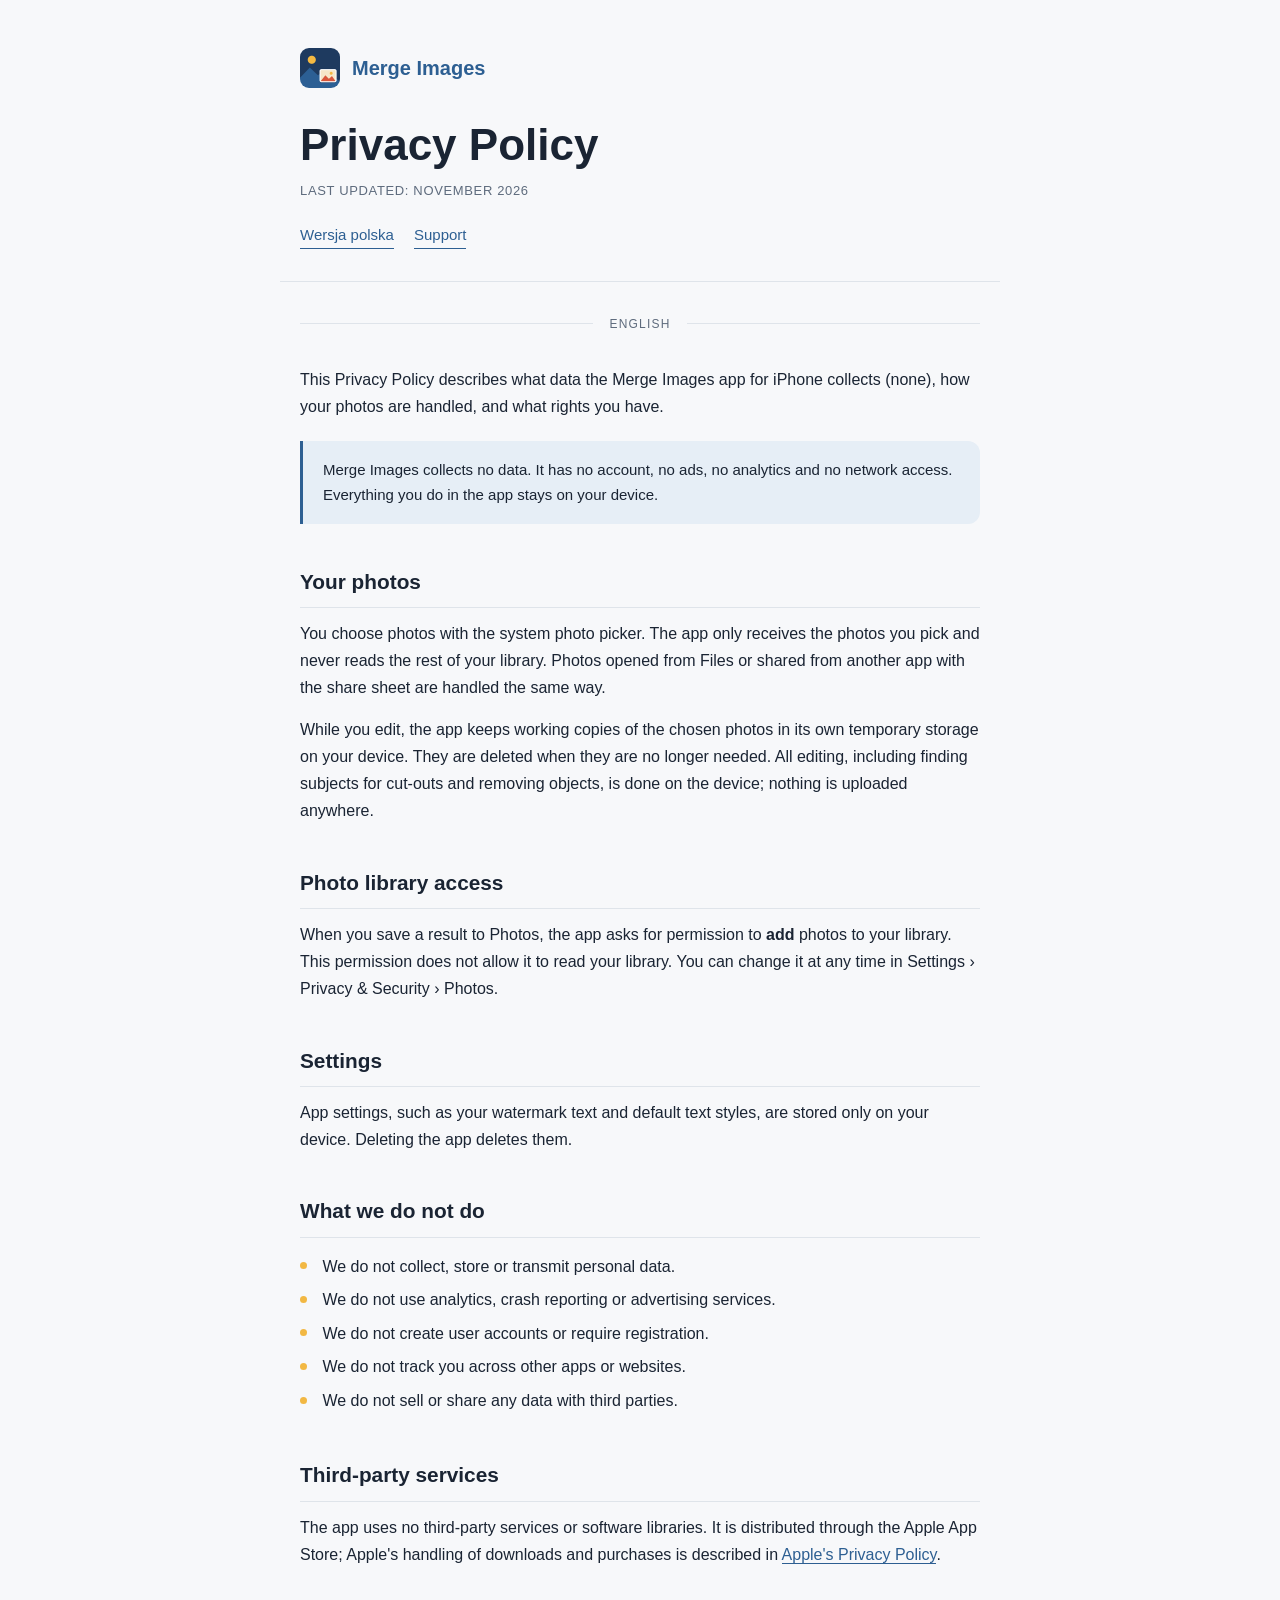
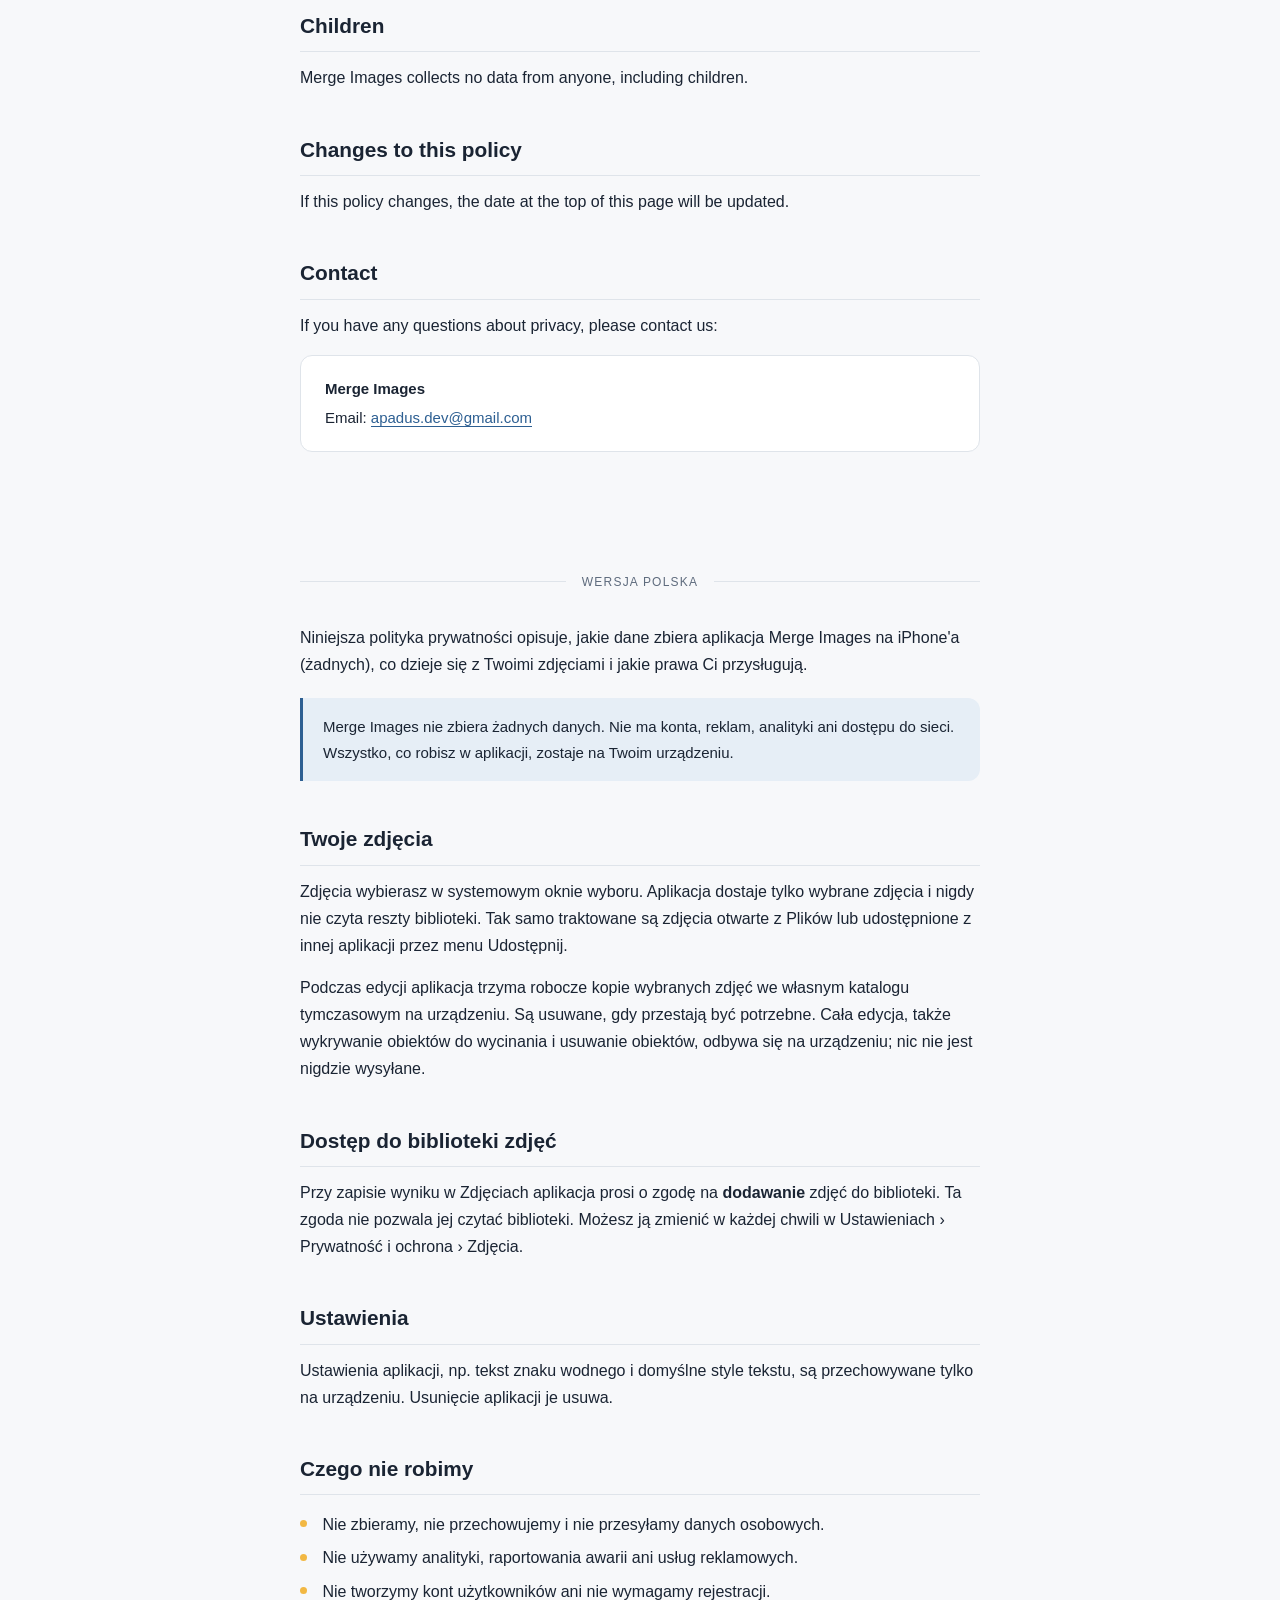
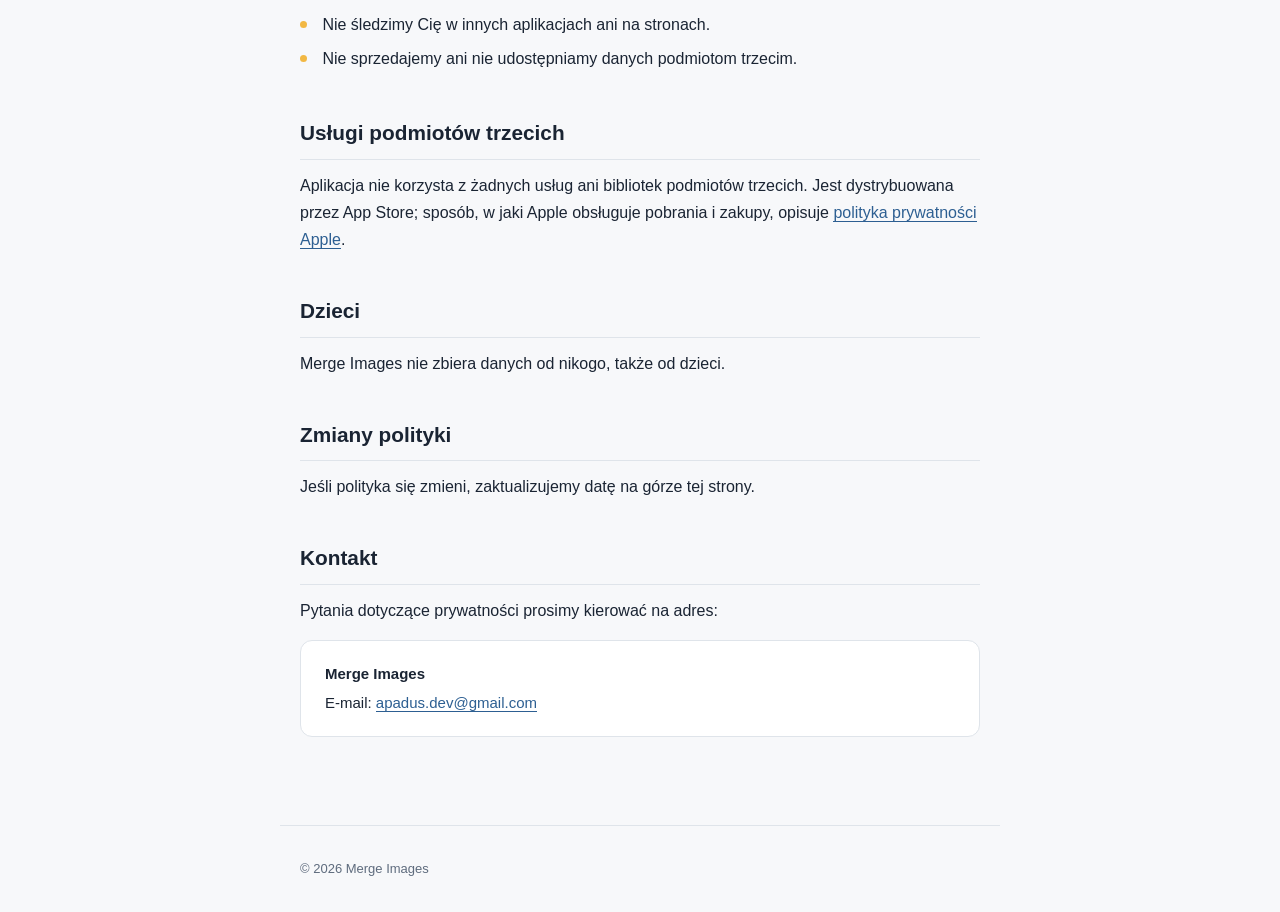
<file: index.html>
<!doctype html>
<html lang="en">
<head>
<meta charset="utf-8">
<meta name="viewport" content="width=device-width, initial-scale=1">
<title>Merge Images – Privacy Policy</title>
<meta name="description" content="Privacy policy of the Merge Images iPhone app. No data is collected.">
<link rel="icon" href="icon.png">
<link rel="stylesheet" href="styles.css">
</head>
<body>

<header>
  <div class="logo-row">
    <img src="icon.png" alt="">
    <span class="logo-text">Merge Images</span>
  </div>
  <h1>Privacy Policy</h1>
  <p class="subtitle">Last updated: November 2026</p>
  <nav class="links">
    <a href="#pl">Wersja polska</a>
    <a href="support/">Support</a>
  </nav>
</header>

<div class="lang-divider"><span class="lang-label">English</span></div>

<main>
  <section>
    <p>This Privacy Policy describes what data the Merge Images app for iPhone collects (none),
    how your photos are handled, and what rights you have.</p>
    <div class="highlight-box">
      Merge Images collects no data. It has no account, no ads, no analytics and no network
      access. Everything you do in the app stays on your device.
    </div>
  </section>

  <section>
    <h2>Your photos</h2>
    <p>You choose photos with the system photo picker. The app only receives the photos you pick
    and never reads the rest of your library. Photos opened from Files or shared from another app
    with the share sheet are handled the same way.</p>
    <p>While you edit, the app keeps working copies of the chosen photos in its own temporary
    storage on your device. They are deleted when they are no longer needed. All editing,
    including finding subjects for cut-outs and removing objects, is done on the device; nothing is
    uploaded anywhere.</p>
  </section>

  <section>
    <h2>Photo library access</h2>
    <p>When you save a result to Photos, the app asks for permission to <strong>add</strong>
    photos to your library. This permission does not allow it to read your library. You can
    change it at any time in Settings › Privacy &amp; Security › Photos.</p>
  </section>

  <section>
    <h2>Settings</h2>
    <p>App settings, such as your watermark text and default text styles, are stored only on your
    device. Deleting the app deletes them.</p>
  </section>

  <section>
    <h2>What we do not do</h2>
    <ul>
      <li>We do not collect, store or transmit personal data.</li>
      <li>We do not use analytics, crash reporting or advertising services.</li>
      <li>We do not create user accounts or require registration.</li>
      <li>We do not track you across other apps or websites.</li>
      <li>We do not sell or share any data with third parties.</li>
    </ul>
  </section>

  <section>
    <h2>Third-party services</h2>
    <p>The app uses no third-party services or software libraries. It is distributed through the
    Apple App Store; Apple's handling of downloads and purchases is described in
    <a href="https://www.apple.com/legal/privacy/">Apple's Privacy Policy</a>.</p>
  </section>

  <section>
    <h2>Children</h2>
    <p>Merge Images collects no data from anyone, including children.</p>
  </section>

  <section>
    <h2>Changes to this policy</h2>
    <p>If this policy changes, the date at the top of this page will be updated.</p>
  </section>

  <section>
    <h2>Contact</h2>
    <p>If you have any questions about privacy, please contact us:</p>
    <div class="contact-card">
      <strong>Merge Images</strong>
      Email: <a href="mailto:apadus.dev@gmail.com">apadus.dev@gmail.com</a>
    </div>
  </section>
</main>

<div class="lang-divider" id="pl"><span class="lang-label">Wersja polska</span></div>

<main lang="pl">
  <section>
    <p>Niniejsza polityka prywatności opisuje, jakie dane zbiera aplikacja Merge Images na iPhone'a
    (żadnych), co dzieje się z Twoimi zdjęciami i jakie prawa Ci przysługują.</p>
    <div class="highlight-box">
      Merge Images nie zbiera żadnych danych. Nie ma konta, reklam, analityki ani dostępu do
      sieci. Wszystko, co robisz w aplikacji, zostaje na Twoim urządzeniu.
    </div>
  </section>

  <section>
    <h2>Twoje zdjęcia</h2>
    <p>Zdjęcia wybierasz w systemowym oknie wyboru. Aplikacja dostaje tylko wybrane zdjęcia i nigdy
    nie czyta reszty biblioteki. Tak samo traktowane są zdjęcia otwarte z Plików lub udostępnione
    z innej aplikacji przez menu Udostępnij.</p>
    <p>Podczas edycji aplikacja trzyma robocze kopie wybranych zdjęć we własnym katalogu
    tymczasowym na urządzeniu. Są usuwane, gdy przestają być potrzebne. Cała edycja, także
    wykrywanie obiektów do wycinania i usuwanie obiektów, odbywa się na urządzeniu; nic nie jest
    nigdzie wysyłane.</p>
  </section>

  <section>
    <h2>Dostęp do biblioteki zdjęć</h2>
    <p>Przy zapisie wyniku w Zdjęciach aplikacja prosi o zgodę na <strong>dodawanie</strong> zdjęć
    do biblioteki. Ta zgoda nie pozwala jej czytać biblioteki. Możesz ją zmienić w każdej chwili w
    Ustawieniach › Prywatność i ochrona › Zdjęcia.</p>
  </section>

  <section>
    <h2>Ustawienia</h2>
    <p>Ustawienia aplikacji, np. tekst znaku wodnego i domyślne style tekstu, są przechowywane
    tylko na urządzeniu. Usunięcie aplikacji je usuwa.</p>
  </section>

  <section>
    <h2>Czego nie robimy</h2>
    <ul>
      <li>Nie zbieramy, nie przechowujemy i nie przesyłamy danych osobowych.</li>
      <li>Nie używamy analityki, raportowania awarii ani usług reklamowych.</li>
      <li>Nie tworzymy kont użytkowników ani nie wymagamy rejestracji.</li>
      <li>Nie śledzimy Cię w innych aplikacjach ani na stronach.</li>
      <li>Nie sprzedajemy ani nie udostępniamy danych podmiotom trzecim.</li>
    </ul>
  </section>

  <section>
    <h2>Usługi podmiotów trzecich</h2>
    <p>Aplikacja nie korzysta z żadnych usług ani bibliotek podmiotów trzecich. Jest dystrybuowana
    przez App Store; sposób, w jaki Apple obsługuje pobrania i zakupy, opisuje
    <a href="https://www.apple.com/legal/privacy/">polityka prywatności Apple</a>.</p>
  </section>

  <section>
    <h2>Dzieci</h2>
    <p>Merge Images nie zbiera danych od nikogo, także od dzieci.</p>
  </section>

  <section>
    <h2>Zmiany polityki</h2>
    <p>Jeśli polityka się zmieni, zaktualizujemy datę na górze tej strony.</p>
  </section>

  <section>
    <h2>Kontakt</h2>
    <p>Pytania dotyczące prywatności prosimy kierować na adres:</p>
    <div class="contact-card">
      <strong>Merge Images</strong>
      E-mail: <a href="mailto:apadus.dev@gmail.com">apadus.dev@gmail.com</a>
    </div>
  </section>
</main>

<footer>© 2026 Merge Images</footer>

</body>
</html>
</file>
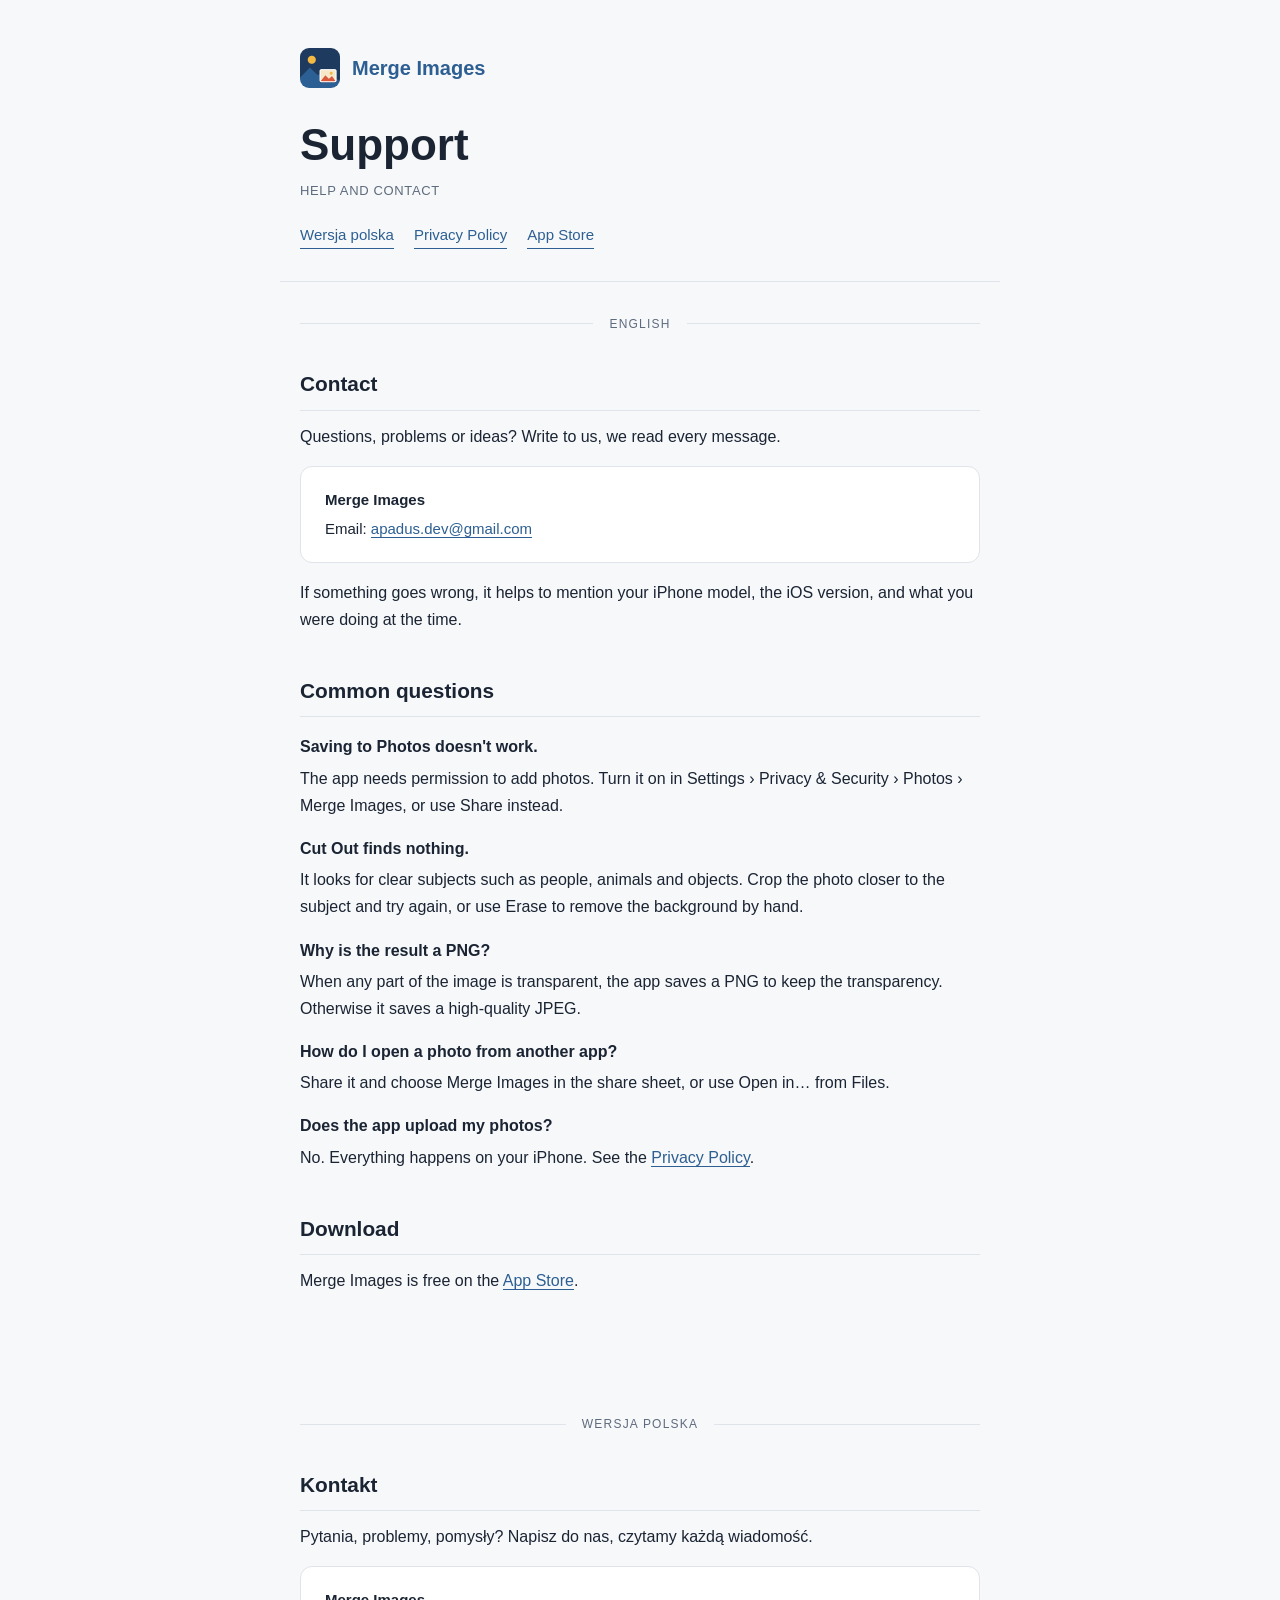
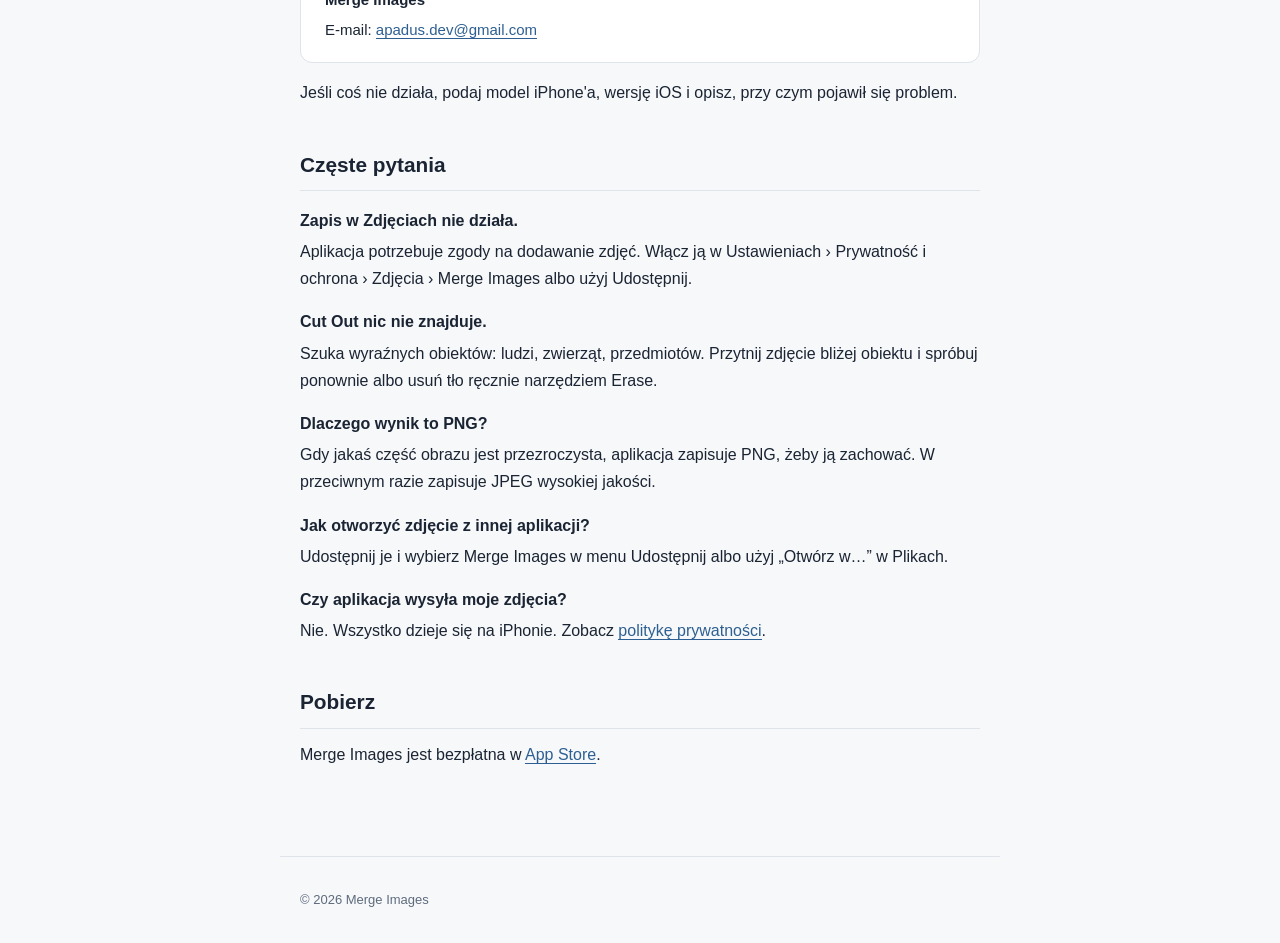
<file: support/index.html>
<!doctype html>
<html lang="en">
<head>
<meta charset="utf-8">
<meta name="viewport" content="width=device-width, initial-scale=1">
<title>Merge Images – Support</title>
<meta name="description" content="Help and contact for the Merge Images iPhone app.">
<link rel="icon" href="../icon.png">
<link rel="stylesheet" href="../styles.css">
</head>
<body>

<header>
  <div class="logo-row">
    <img src="../icon.png" alt="">
    <span class="logo-text">Merge Images</span>
  </div>
  <h1>Support</h1>
  <p class="subtitle">Help and contact</p>
  <nav class="links">
    <a href="#pl">Wersja polska</a>
    <a href="../">Privacy Policy</a>
    <a href="https://apps.apple.com/app/id6834608172">App Store</a>
  </nav>
</header>

<div class="lang-divider"><span class="lang-label">English</span></div>

<main>
  <section>
    <h2>Contact</h2>
    <p>Questions, problems or ideas? Write to us, we read every message.</p>
    <div class="contact-card">
      <strong>Merge Images</strong>
      Email: <a href="mailto:apadus.dev@gmail.com?subject=Merge%20Images">apadus.dev@gmail.com</a>
    </div>
    <p style="margin-top:1rem">If something goes wrong, it helps to mention your iPhone model, the
    iOS version, and what you were doing at the time.</p>
  </section>

  <section>
    <h2>Common questions</h2>
    <h3>Saving to Photos doesn't work.</h3>
    <p>The app needs permission to add photos. Turn it on in Settings › Privacy &amp; Security ›
    Photos › Merge Images, or use Share instead.</p>
    <h3>Cut Out finds nothing.</h3>
    <p>It looks for clear subjects such as people, animals and objects. Crop the photo closer to
    the subject and try again, or use Erase to remove the background by hand.</p>
    <h3>Why is the result a PNG?</h3>
    <p>When any part of the image is transparent, the app saves a PNG to keep the transparency.
    Otherwise it saves a high-quality JPEG.</p>
    <h3>How do I open a photo from another app?</h3>
    <p>Share it and choose Merge Images in the share sheet, or use Open in… from Files.</p>
    <h3>Does the app upload my photos?</h3>
    <p>No. Everything happens on your iPhone. See the <a href="../">Privacy Policy</a>.</p>
  </section>

  <section>
    <h2>Download</h2>
    <p>Merge Images is free on the <a href="https://apps.apple.com/app/id6834608172">App Store</a>.</p>
  </section>
</main>

<div class="lang-divider" id="pl"><span class="lang-label">Wersja polska</span></div>

<main lang="pl">
  <section>
    <h2>Kontakt</h2>
    <p>Pytania, problemy, pomysły? Napisz do nas, czytamy każdą wiadomość.</p>
    <div class="contact-card">
      <strong>Merge Images</strong>
      E-mail: <a href="mailto:apadus.dev@gmail.com?subject=Merge%20Images">apadus.dev@gmail.com</a>
    </div>
    <p style="margin-top:1rem">Jeśli coś nie działa, podaj model iPhone'a, wersję iOS i opisz,
    przy czym pojawił się problem.</p>
  </section>

  <section>
    <h2>Częste pytania</h2>
    <h3>Zapis w Zdjęciach nie działa.</h3>
    <p>Aplikacja potrzebuje zgody na dodawanie zdjęć. Włącz ją w Ustawieniach › Prywatność i
    ochrona › Zdjęcia › Merge Images albo użyj Udostępnij.</p>
    <h3>Cut Out nic nie znajduje.</h3>
    <p>Szuka wyraźnych obiektów: ludzi, zwierząt, przedmiotów. Przytnij zdjęcie bliżej obiektu i
    spróbuj ponownie albo usuń tło ręcznie narzędziem Erase.</p>
    <h3>Dlaczego wynik to PNG?</h3>
    <p>Gdy jakaś część obrazu jest przezroczysta, aplikacja zapisuje PNG, żeby ją zachować.
    W przeciwnym razie zapisuje JPEG wysokiej jakości.</p>
    <h3>Jak otworzyć zdjęcie z innej aplikacji?</h3>
    <p>Udostępnij je i wybierz Merge Images w menu Udostępnij albo użyj „Otwórz w…” w Plikach.</p>
    <h3>Czy aplikacja wysyła moje zdjęcia?</h3>
    <p>Nie. Wszystko dzieje się na iPhonie. Zobacz <a href="../">politykę prywatności</a>.</p>
  </section>

  <section>
    <h2>Pobierz</h2>
    <p>Merge Images jest bezpłatna w <a href="https://apps.apple.com/app/id6834608172">App Store</a>.</p>
  </section>
</main>

<footer>© 2026 Merge Images</footer>

</body>
</html>
</file>
<file: styles.css>
*, *::before, *::after { box-sizing: border-box; margin: 0; padding: 0; }

:root {
  --bg: #F7F8FA;
  --surface: #FFFFFF;
  --text: #1A2433;
  --muted: #5E6B7D;
  --accent: #2D5F92;
  --accent-light: #E6EEF6;
  --sun: #F2B843;
  --border: #DFE4EA;
  --radius: 12px;
}
@media (prefers-color-scheme: dark) {
  :root {
    --bg: #121A26;
    --surface: #1B2635;
    --text: #E8EDF3;
    --muted: #9AA7B8;
    --accent: #7FB0E0;
    --accent-light: #1F3A5F;
    --border: #2A3A50;
  }
}

body {
  background: var(--bg);
  color: var(--text);
  font-family: -apple-system, BlinkMacSystemFont, "Segoe UI", Roboto, Helvetica, Arial, sans-serif;
  font-size: 16px;
  line-height: 1.7;
  min-height: 100vh;
}

header, main, footer, .lang-divider { max-width: 720px; margin: 0 auto; }
header { padding: 3rem 1.25rem 2rem; border-bottom: 1px solid var(--border); }

.logo-row { display: flex; align-items: center; gap: 12px; margin-bottom: 2rem; }
.logo-row img { width: 40px; height: 40px; border-radius: 9px; }
.logo-text { font-size: 20px; font-weight: 600; color: var(--accent); }

h1 { font-size: clamp(2rem, 6vw, 2.75rem); font-weight: 700; line-height: 1.15; margin-bottom: 0.6rem; }
.subtitle { font-size: 13px; color: var(--muted); letter-spacing: 0.05em; text-transform: uppercase; }

nav.links { margin-top: 1.25rem; font-size: 15px; display: flex; gap: 1.25rem; flex-wrap: wrap; }

.lang-divider { padding: 2rem 1.25rem 0; display: flex; align-items: center; gap: 1rem; }
.lang-divider::before, .lang-divider::after { content: ""; flex: 1; height: 1px; background: var(--border); }
.lang-label { font-size: 12px; letter-spacing: 0.1em; text-transform: uppercase; color: var(--muted); white-space: nowrap; }

main { padding: 2rem 1.25rem 3rem; }
section { margin-bottom: 2.5rem; }
h2 {
  font-size: 1.3rem; font-weight: 600; margin-bottom: 0.75rem;
  padding-bottom: 0.5rem; border-bottom: 1px solid var(--border);
}
h3 { font-size: 1rem; font-weight: 600; margin: 1rem 0 0.25rem; }
p { margin-bottom: 0.9rem; }

ul { list-style: none; margin: 0.5rem 0 0.9rem; }
ul li { padding: 0.2rem 0 0.2rem 1.4rem; position: relative; }
ul li::before {
  content: ""; position: absolute; left: 0; top: 0.8rem;
  width: 7px; height: 7px; border-radius: 50%; background: var(--sun);
}

.highlight-box {
  background: var(--accent-light); border-left: 3px solid var(--accent);
  border-radius: 0 var(--radius) var(--radius) 0;
  padding: 1rem 1.25rem; margin: 1.25rem 0; font-size: 15px;
}

a { color: var(--accent); text-decoration: none; border-bottom: 1px solid currentColor; overflow-wrap: anywhere; }
a:hover { opacity: 0.75; }

.contact-card {
  background: var(--surface); border: 1px solid var(--border); border-radius: var(--radius);
  padding: 1.25rem 1.5rem; margin-top: 1rem; font-size: 15px;
}
.contact-card strong { display: block; font-weight: 600; margin-bottom: 0.25rem; }

footer { padding: 2rem 1.25rem; border-top: 1px solid var(--border); font-size: 13px; color: var(--muted); }
</file>
